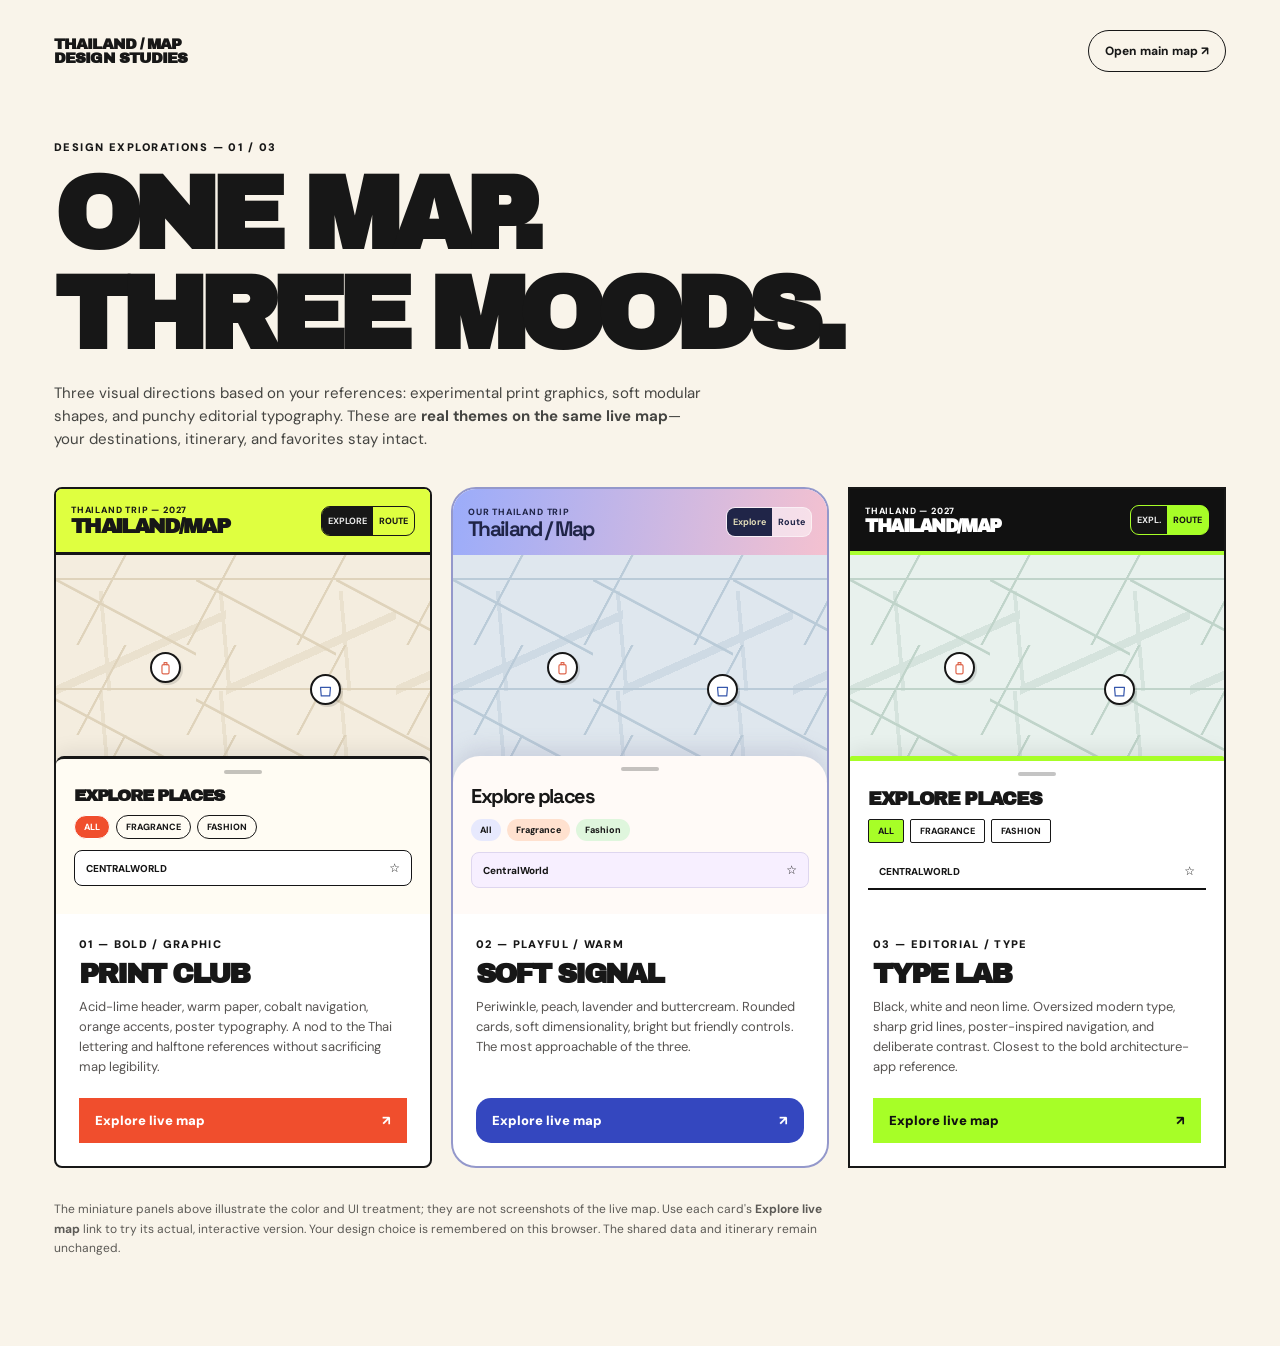
<file: designs.html>
<!doctype html>
<html lang="en">
<head>
<meta charset="utf-8">
<meta name="viewport" content="width=device-width,initial-scale=1,viewport-fit=cover">
<meta name="theme-color" content="#f9f4ea">
<meta name="description" content="Three editorial design directions for our Thailand Living Map. Compare and open the real interactive map.">
<title>Thailand Map — Design Studio</title>
<link rel="preconnect" href="https://fonts.googleapis.com">
<link rel="preconnect" href="https://fonts.gstatic.com" crossorigin>
<link href="https://fonts.googleapis.com/css2?family=Archivo+Black&family=DM+Sans:wght@400;500;600;700;800&family=Space+Grotesk:wght@400;500;600;700&display=swap" rel="stylesheet">
<style>
:root{--ink:#171717;--paper:#f9f4ea}
*{box-sizing:border-box}
html,body{margin:0;min-height:100%;background:var(--paper);color:var(--ink);font-family:"DM Sans",system-ui,sans-serif}
a{text-decoration:none;color:inherit}
.wrap{max-width:1220px;margin:auto;padding:30px 24px 76px}
.top{display:flex;align-items:center;justify-content:space-between;gap:16px}
.wordmark{font:900 15px/.95 "Archivo Black",Impact,sans-serif;letter-spacing:-.06em}
.return{border:1px solid #171717;border-radius:100px;padding:12px 16px;font-weight:800;font-size:12px}
.kicker{font-size:11px;letter-spacing:.13em;text-transform:uppercase;font-weight:900;margin-top:68px}
h1{max-width:890px;margin:11px 0 17px;font:900 clamp(45px,8.5vw,104px)/.96 "Archivo Black",Impact,sans-serif;letter-spacing:-.085em}
.lead{max-width:650px;font-size:15px;line-height:1.55;color:#454542;margin-bottom:36px}
.grid{display:grid;grid-template-columns:repeat(3,minmax(0,1fr));gap:19px}
.card{border:2px solid #171717;overflow:hidden;display:flex;flex-direction:column;background:white}
.card .preview{height:425px;position:relative;overflow:hidden}
.mini-head{height:66px;display:flex;align-items:center;justify-content:space-between;padding:11px 15px;gap:10px;position:relative;z-index:2}
.mini-title small{display:block;font-size:9px;letter-spacing:.09em;text-transform:uppercase;font-weight:800}
.mini-title strong{display:block;font-size:21px;line-height:1;letter-spacing:-.08em}
.mini-tabs{display:flex;font-size:9px;font-weight:800;border-radius:9px;overflow:hidden;border:1px solid currentColor}
.mini-tabs span{padding:8px 6px}
.mini-tabs span:first-child{background:currentColor}
.mini-tabs span:first-child b{filter:invert(1)}
.mini-map{height:calc(100% - 66px);position:relative;background-color:var(--map-bg);background-image:linear-gradient(28deg,transparent 48%,var(--map-line) 48.4%,var(--map-line) 49.5%,transparent 50%),linear-gradient(118deg,transparent 43%,var(--map-line) 43.3%,var(--map-line) 44.5%,transparent 45%),linear-gradient(0deg,transparent 77%,var(--map-line) 77.3%,var(--map-line) 79%,transparent 79.3%);background-size:140px 120px,110px 90px,190px 110px}
.mini-roads{position:absolute;inset:10% 0 0;opacity:.45;background:linear-gradient(85deg,transparent 40%,var(--map-line) 40% 43%,transparent 43%),linear-gradient(-24deg,transparent 54%,var(--map-line) 54% 58%,transparent 58%);background-size:120px 100px,170px 150px}
.pin{width:31px;height:31px;border:2px solid #161616;border-radius:50%;display:grid;place-items:center;background:white;position:absolute;box-shadow:2px 2px 0 #17171722}
.pin svg{width:17px;height:17px;fill:none;stroke:currentColor;stroke-width:1.7;stroke-linecap:round;stroke-linejoin:round}
.pin.a{left:25%;top:27%;color:#de664d}.pin.b{left:68%;top:33%;color:#3657ac}.pin.c{left:48%;top:60%;color:#a45d9e}
.mini-sheet{position:absolute;bottom:0;left:0;right:0;z-index:1;background:var(--sheet);height:158px;border-radius:22px 22px 0 0;padding:18px 18px 10px;box-shadow:0 -5px 20px #19191915}
.handle{width:38px;height:4px;background:currentColor;opacity:.25;border-radius:100px;margin:-7px auto 12px}
.mini-sheet h3{font-size:20px;letter-spacing:-.07em;margin:0 0 10px}
.pills{display:flex;gap:6px;overflow:hidden;margin-bottom:11px}
.pills i{font-style:normal;font-size:9px;font-weight:800;border:1px solid currentColor;border-radius:100px;padding:5px 9px;white-space:nowrap}
.mini-place{display:flex;align-items:center;gap:8px;padding:9px 11px;background:var(--place-bg);border:1px solid var(--place-border);border-radius:8px;font-size:10px;font-weight:800}
.mini-place i{font-style:normal;font-size:12px;margin-left:auto}
.card-info{padding:23px;display:flex;flex-direction:column;gap:9px;flex:1}
.number{font-size:11px;font-weight:900;letter-spacing:.12em}
.card-info h2{font:900 28px/.98 "Archivo Black",Impact,sans-serif;letter-spacing:-.07em;margin:0}
.card-info p{font-size:13px;line-height:1.55;margin:0 0 12px;flex:1;color:#575452}
.go{display:flex;align-items:center;justify-content:space-between;background:#181818;color:#fff;padding:14px 16px;font-size:13px;font-weight:900;transition:transform .15s}
.go:hover{transform:translateY(-2px)}
.print{--map-bg:#f4eddf;--map-line:#dfd3bb;--sheet:#fffcf3;--place-bg:#fff;--place-border:#151517;border-radius:8px}
.print .preview{background:#e4f864}
.print .mini-head{background:#dfff40;border-bottom:3px solid #151517}
.print .mini-title strong{font-family:"Archivo Black",Impact,sans-serif;text-transform:uppercase}
.print .mini-sheet{border-top:3px solid #171717;border-radius:8px 8px 0 0}
.print .mini-sheet h3{font-family:"Archivo Black",Impact,sans-serif;text-transform:uppercase;font-size:17px}
.print .pills i:first-child{background:#f04e2d;color:white}
.print .go{background:#f04e2d}
.soft{--map-bg:#dfe7ee;--map-line:#bacbd8;--sheet:#fffaf7;--place-bg:#f7efff;--place-border:#ded6ef;border-color:#9498cb;border-radius:25px}
.soft .preview{background:#d5d4f3}
.soft .mini-head{background:linear-gradient(100deg,#9bacfa,#f4c1d0);color:#202548}
.soft .mini-tabs{background:#ffffff80;border-color:#ffffff80}
.soft .mini-title strong{font-family:"Space Grotesk",sans-serif}
.soft .mini-sheet{border-radius:27px 27px 0 0;box-shadow:0 -8px 20px #8787a83b}
.soft .mini-sheet h3{font-family:"Space Grotesk",sans-serif}
.soft .pills i{background:#e7e9fd;border:0}
.soft .pills i:nth-child(2){background:#ffe1cf}
.soft .pills i:nth-child(3){background:#dff6dd}
.soft .go{background:#3447bf;border-radius:15px}
.type{--map-bg:#e8f1ed;--map-line:#c0d4ca;--sheet:#fff;--place-bg:#fff;--place-border:#111;border-radius:0}
.type .preview{background:#f0f6ee}
.type .mini-head{background:#111;color:#fff;border-bottom:4px solid #abff32}
.type .mini-title strong{font-family:"Archivo Black",Impact,sans-serif;text-transform:uppercase;font-size:18px}
.type .mini-tabs{color:#141414;border-color:#a7fe27;background:#a7fe27}
.type .mini-sheet{border-top:5px solid #a7fe27;border-radius:2px 2px 0 0}
.type .mini-sheet h3{font-family:"Archivo Black",Impact,sans-serif;text-transform:uppercase;font-size:19px}
.type .pills i{border-radius:2px}
.type .pills i:first-child{background:#a7fe27}
.type .mini-place{border-width:0 0 2px;border-radius:0}
.type .go{background:#a7fe27;color:#111}
.footer{margin-top:32px;font-size:12px;line-height:1.6;color:#5c5a56;max-width:790px}
.footer a{text-decoration:underline}
@media(max-width:960px){.grid{grid-template-columns:repeat(2,minmax(0,1fr))}.card .preview{height:390px}}
@media(max-width:600px){.wrap{padding:21px 15px 60px}.top{gap:6px}.return{font-size:11px;padding:9px 11px}.kicker{margin-top:41px}h1{font-size:51px}.lead{font-size:14px}.grid{grid-template-columns:1fr;gap:19px}.card .preview{height:375px}.card-info{padding:20px}.card-info h2{font-size:27px}}
</style>
</head>
<body>
<div class="wrap">
 <header class="top"><span class="wordmark">THAILAND / MAP<br>DESIGN STUDIES</span><a class="return" href="./?design=print">Open main map ↗</a></header>
 <div class="kicker">DESIGN EXPLORATIONS — 01 / 03</div>
 <h1>ONE MAP.<br>THREE MOODS.</h1>
 <p class="lead">Three visual directions based on your references: experimental print graphics, soft modular shapes, and punchy editorial typography. These are <strong>real themes on the same live map</strong>—your destinations, itinerary, and favorites stay intact.</p>
 <main class="grid">
  <article class="card print">
   <div class="preview" aria-hidden="true"><div class="mini-head"><div class="mini-title"><small>THAILAND TRIP — 2027</small><strong>THAILAND/MAP</strong></div><div class="mini-tabs"><span><b>EXPLORE</b></span><span>ROUTE</span></div></div><div class="mini-map"><div class="mini-roads"></div><div class="pin a"><svg viewBox="0 0 24 24"><rect x="7" y="8" width="10" height="13" rx="2"/><path d="M10 8V5h4v3"/></svg></div><div class="pin b"><svg viewBox="0 0 24 24"><path d="M5 9h14l-1 12H6L5 9z"/></svg></div><div class="pin c"><svg viewBox="0 0 24 24"><path d="m8 4 4 2 4-2 5 5-3 3-2-2v11H8V10l-2 2-3-3 5-5z"/></svg></div></div><div class="mini-sheet"><div class="handle"></div><h3>EXPLORE PLACES</h3><div class="pills"><i>ALL</i><i>FRAGRANCE</i><i>FASHION</i></div><div class="mini-place">CENTRALWORLD <i>☆</i></div></div></div>
   <div class="card-info"><div class="number">01 — BOLD / GRAPHIC</div><h2>PRINT CLUB</h2><p>Acid-lime header, warm paper, cobalt navigation, orange accents, poster typography. A nod to the Thai lettering and halftone references without sacrificing map legibility.</p><a class="go" href="./?design=print">Explore live map <span>↗</span></a></div>
  </article>
  <article class="card soft">
   <div class="preview" aria-hidden="true"><div class="mini-head"><div class="mini-title"><small>Our Thailand trip</small><strong>Thailand / Map</strong></div><div class="mini-tabs"><span><b>Explore</b></span><span>Route</span></div></div><div class="mini-map"><div class="mini-roads"></div><div class="pin a"><svg viewBox="0 0 24 24"><rect x="7" y="8" width="10" height="13" rx="2"/><path d="M10 8V5h4v3"/></svg></div><div class="pin b"><svg viewBox="0 0 24 24"><path d="M5 9h14l-1 12H6L5 9z"/></svg></div><div class="pin c"><svg viewBox="0 0 24 24"><path d="m8 4 4 2 4-2 5 5-3 3-2-2v11H8V10l-2 2-3-3 5-5z"/></svg></div></div><div class="mini-sheet"><div class="handle"></div><h3>Explore places</h3><div class="pills"><i>All</i><i>Fragrance</i><i>Fashion</i></div><div class="mini-place">CentralWorld <i>☆</i></div></div></div>
   <div class="card-info"><div class="number">02 — PLAYFUL / WARM</div><h2>SOFT SIGNAL</h2><p>Periwinkle, peach, lavender and buttercream. Rounded cards, soft dimensionality, bright but friendly controls. The most approachable of the three.</p><a class="go" href="./?design=soft">Explore live map <span>↗</span></a></div>
  </article>
  <article class="card type">
   <div class="preview" aria-hidden="true"><div class="mini-head"><div class="mini-title"><small>THAILAND — 2027</small><strong>THAILAND/MAP</strong></div><div class="mini-tabs"><span><b>EXPL.</b></span><span>ROUTE</span></div></div><div class="mini-map"><div class="mini-roads"></div><div class="pin a"><svg viewBox="0 0 24 24"><rect x="7" y="8" width="10" height="13" rx="2"/><path d="M10 8V5h4v3"/></svg></div><div class="pin b"><svg viewBox="0 0 24 24"><path d="M5 9h14l-1 12H6L5 9z"/></svg></div><div class="pin c"><svg viewBox="0 0 24 24"><path d="m8 4 4 2 4-2 5 5-3 3-2-2v11H8V10l-2 2-3-3 5-5z"/></svg></div></div><div class="mini-sheet"><div class="handle"></div><h3>EXPLORE PLACES</h3><div class="pills"><i>ALL</i><i>FRAGRANCE</i><i>FASHION</i></div><div class="mini-place">CENTRALWORLD <i>☆</i></div></div></div>
   <div class="card-info"><div class="number">03 — EDITORIAL / TYPE</div><h2>TYPE LAB</h2><p>Black, white and neon lime. Oversized modern type, sharp grid lines, poster-inspired navigation, and deliberate contrast. Closest to the bold architecture-app reference.</p><a class="go" href="./?design=type">Explore live map <span>↗</span></a></div>
  </article>
 </main>
 <p class="footer">The miniature panels above illustrate the color and UI treatment; they are not screenshots of the live map. Use each card's <strong>Explore live map</strong> link to try its actual, interactive version. Your design choice is remembered on this browser. The shared data and itinerary remain unchanged.</p>
</div>
</body>
</html>
</file>
